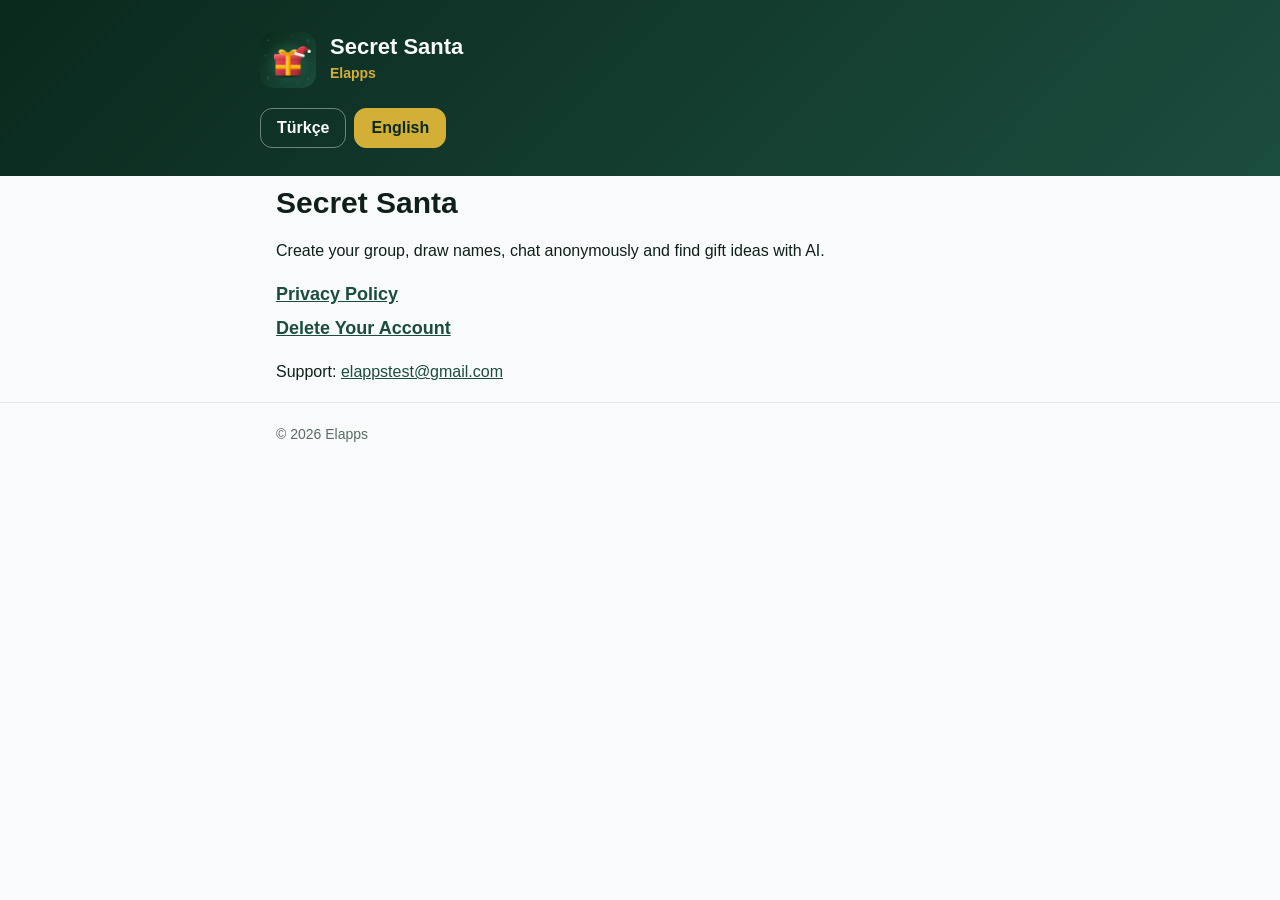
<file: index.html>
<!doctype html>
<html lang="tr">
<head>
  <meta charset="utf-8">
  <meta name="viewport" content="width=device-width, initial-scale=1">
  <title>Secret Santa – Elapps</title>
  <meta name="description" content="Secret Santa: hediyeleşme grubu, çekiliş ve yapay zekâ hediye önerileri / Gift exchange app by Elapps.">
  <link rel="icon" href="icon.png">
  <link rel="stylesheet" href="style.css">
  <script src="lang.js"></script>
</head>
<body>
  <header>
    <div class="wrap">
      <a class="brand" href="./">
        <img src="icon.png" alt="">
        <div><strong>Secret Santa</strong><span>Elapps</span></div>
      </a>
      <div class="langs">
        <button type="button" data-set-lang="tr">Türkçe</button>
        <button type="button" data-set-lang="en">English</button>
      </div>
    </div>
  </header>

  <main class="wrap">
    <section lang="tr">
      <h1>Secret Santa</h1>
      <p>Grubunu kur, çekilişi yap, anonim sohbet et ve yapay zekâyla hediye fikri bul.</p>
      <ul class="links">
        <li><a href="privacy.html?lang=tr">Gizlilik Politikası</a></li>
        <li><a href="delete-account.html?lang=tr">Hesap Silme</a></li>
      </ul>
      <p>Destek: <a href="mailto:elappstest@gmail.com">elappstest@gmail.com</a></p>
    </section>

    <section lang="en">
      <h1>Secret Santa</h1>
      <p>Create your group, draw names, chat anonymously and find gift ideas with AI.</p>
      <ul class="links">
        <li><a href="privacy.html?lang=en">Privacy Policy</a></li>
        <li><a href="delete-account.html?lang=en">Delete Your Account</a></li>
      </ul>
      <p>Support: <a href="mailto:elappstest@gmail.com">elappstest@gmail.com</a></p>
    </section>
  </main>

  <footer><div class="wrap">© 2026 Elapps</div></footer>
</body>
</html>
</file>
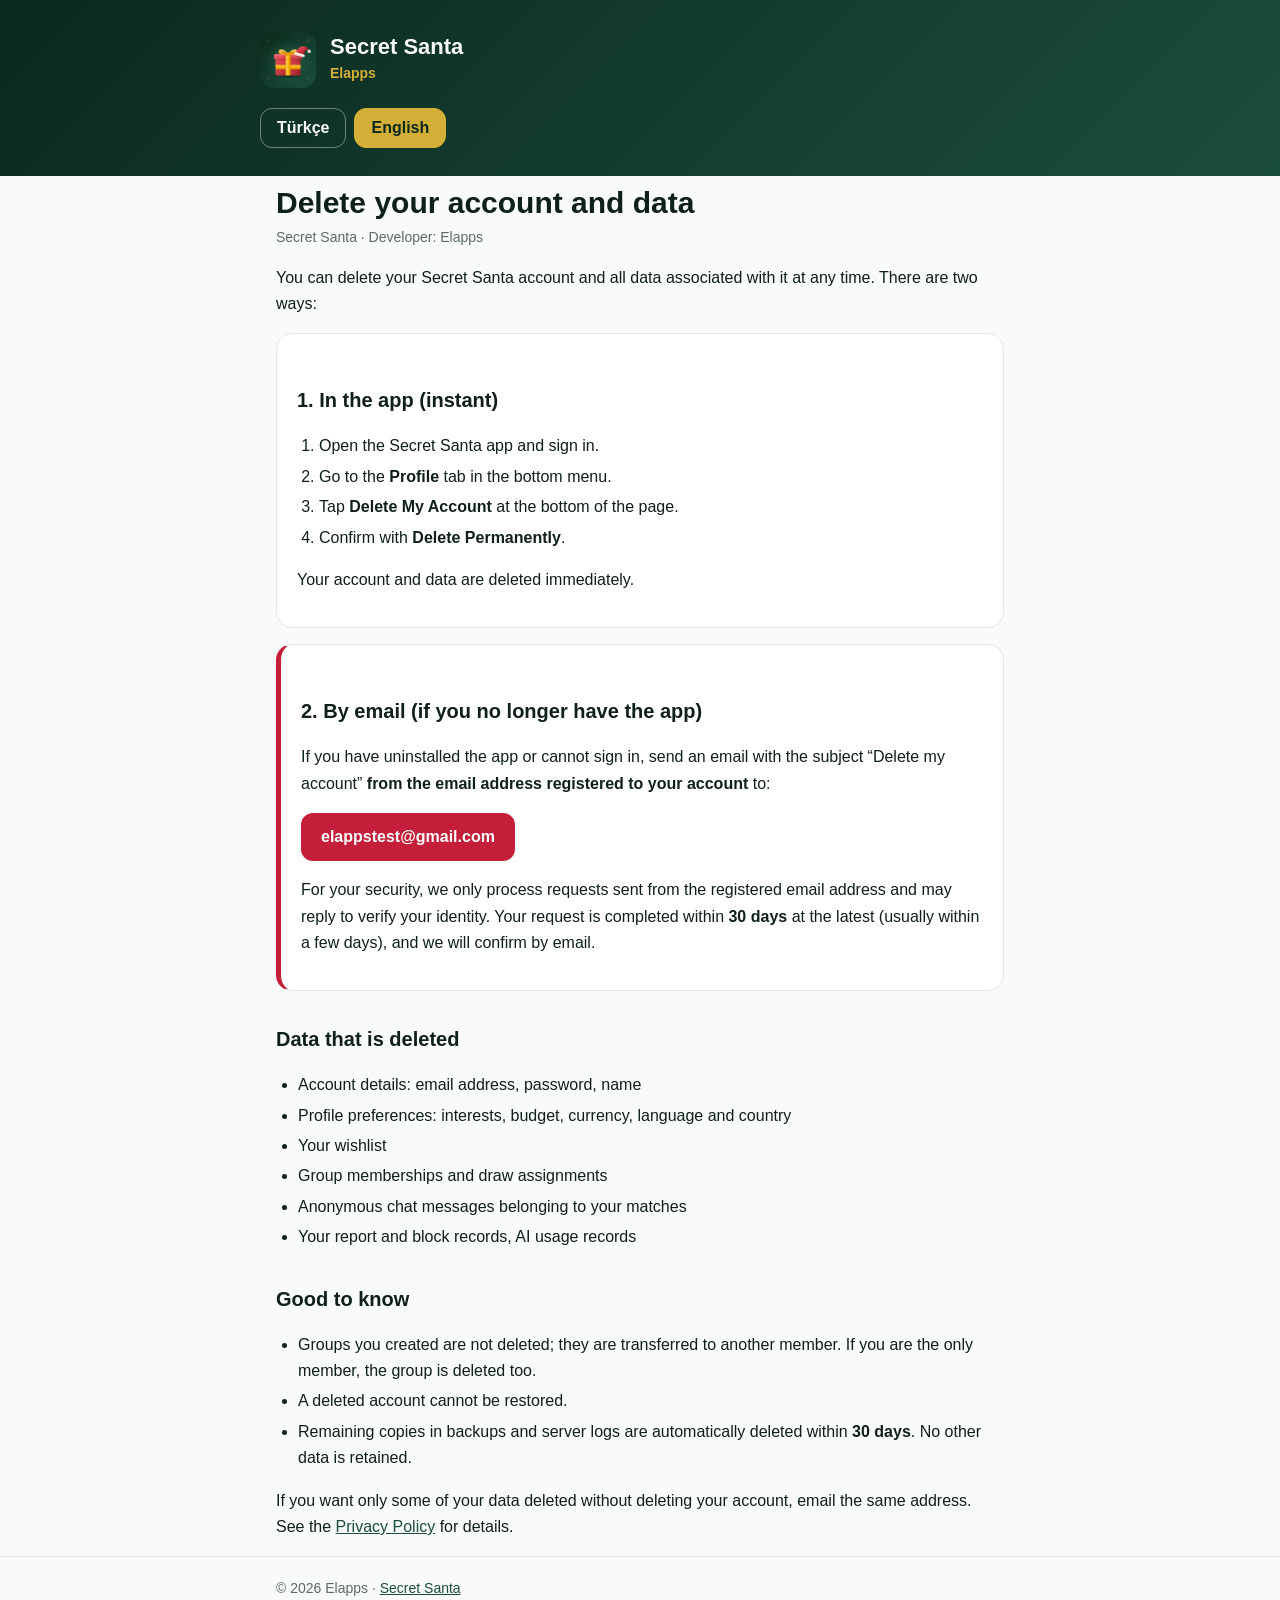
<file: delete-account.html>
<!doctype html>
<html lang="tr">
<head>
  <meta charset="utf-8">
  <meta name="viewport" content="width=device-width, initial-scale=1">
  <title>Hesap Silme – Secret Santa</title>
  <meta name="title-tr" content="Hesap Silme – Secret Santa">
  <meta name="title-en" content="Delete Your Account – Secret Santa">
  <meta name="description" content="Secret Santa (Elapps) hesabını ve verilerini silme / Delete your Secret Santa (Elapps) account and data.">
  <link rel="icon" href="icon.png">
  <link rel="stylesheet" href="style.css">
  <script src="lang.js"></script>
</head>
<body>
  <header>
    <div class="wrap">
      <a class="brand" href="./">
        <img src="icon.png" alt="">
        <div><strong>Secret Santa</strong><span>Elapps</span></div>
      </a>
      <div class="langs">
        <button type="button" data-set-lang="tr">Türkçe</button>
        <button type="button" data-set-lang="en">English</button>
      </div>
    </div>
  </header>

  <main class="wrap">
    <!-- ============================== TÜRKÇE ============================== -->
    <article lang="tr">
      <h1>Hesabını ve verilerini sil</h1>
      <p class="updated">Secret Santa · Geliştirici: Elapps</p>

      <p>Secret Santa hesabını ve hesabınla ilişkili tüm verileri istediğin zaman silebilirsin. İki yol var:</p>

      <div class="card">
        <h2>1. Uygulamadan (anında)</h2>
        <ol>
          <li>Secret Santa uygulamasını aç ve giriş yap.</li>
          <li>Alttaki menüden <strong>Profil</strong> sekmesine git.</li>
          <li>Sayfanın en altındaki <strong>Hesabımı Sil</strong> butonuna dokun.</li>
          <li><strong>Kalıcı Olarak Sil</strong> ile onayla.</li>
        </ol>
        <p>Hesabın ve verilerin hemen silinir.</p>
      </div>

      <div class="card highlight">
        <h2>2. E-postayla (uygulama elinde değilse)</h2>
        <p>Uygulamayı silmişsen ya da giriş yapamıyorsan, <strong>hesabına kayıtlı e-posta adresinden</strong>
          aşağıdaki adrese “Hesabımı sil” konulu bir e-posta gönder:</p>
        <p><a class="btn" href="mailto:elappstest@gmail.com?subject=Hesab%C4%B1m%C4%B1%20sil%20%E2%80%93%20Secret%20Santa">elappstest@gmail.com</a></p>
        <p>Güvenliğin için talebi yalnızca hesaba kayıtlı e-posta adresinden gelirse işleme alırız; gerekirse kimliğini
          doğrulamak için sana yanıt yazarız. Talebin en geç <strong>30 gün</strong> içinde (genellikle birkaç gün içinde)
          tamamlanır ve sana bilgi verilir.</p>
      </div>

      <h2>Silinen veriler</h2>
      <ul>
        <li>Hesap bilgilerin: e-posta adresin, şifren, adın</li>
        <li>Profil tercihlerin: ilgi alanların, bütçen, para birimi, dil ve ülke</li>
        <li>İstek listen</li>
        <li>Grup üyeliklerin ve çekiliş eşleşmelerin</li>
        <li>Eşleşmelerine ait anonim sohbet mesajları</li>
        <li>Şikâyet ve engelleme kayıtların, yapay zekâ kullanım kayıtların</li>
      </ul>

      <h2>Bilmen gerekenler</h2>
      <ul>
        <li>Kurduğun gruplar silinmez, gruptaki başka bir üyeye devredilir. Gruptaki tek üye sensen grup da silinir.</li>
        <li>Silinen hesap geri getirilemez.</li>
        <li>Yedeklerde ve sunucu günlüklerinde kalan kopyalar en geç <strong>30 gün</strong> içinde kendiliğinden silinir.
          Bunun dışında hiçbir veri saklanmaz.</li>
      </ul>

      <p>Hesabını silmeden yalnızca belirli verilerin silinmesini istiyorsan da aynı adrese yazabilirsin.
        Ayrıntılar için <a href="privacy.html?lang=tr">Gizlilik Politikası</a>.</p>
    </article>

    <!-- ============================== ENGLISH ============================== -->
    <article lang="en">
      <h1>Delete your account and data</h1>
      <p class="updated">Secret Santa · Developer: Elapps</p>

      <p>You can delete your Secret Santa account and all data associated with it at any time. There are two ways:</p>

      <div class="card">
        <h2>1. In the app (instant)</h2>
        <ol>
          <li>Open the Secret Santa app and sign in.</li>
          <li>Go to the <strong>Profile</strong> tab in the bottom menu.</li>
          <li>Tap <strong>Delete My Account</strong> at the bottom of the page.</li>
          <li>Confirm with <strong>Delete Permanently</strong>.</li>
        </ol>
        <p>Your account and data are deleted immediately.</p>
      </div>

      <div class="card highlight">
        <h2>2. By email (if you no longer have the app)</h2>
        <p>If you have uninstalled the app or cannot sign in, send an email with the subject “Delete my account”
          <strong>from the email address registered to your account</strong> to:</p>
        <p><a class="btn" href="mailto:elappstest@gmail.com?subject=Delete%20my%20account%20%E2%80%93%20Secret%20Santa">elappstest@gmail.com</a></p>
        <p>For your security, we only process requests sent from the registered email address and may reply to verify
          your identity. Your request is completed within <strong>30 days</strong> at the latest (usually within a few
          days), and we will confirm by email.</p>
      </div>

      <h2>Data that is deleted</h2>
      <ul>
        <li>Account details: email address, password, name</li>
        <li>Profile preferences: interests, budget, currency, language and country</li>
        <li>Your wishlist</li>
        <li>Group memberships and draw assignments</li>
        <li>Anonymous chat messages belonging to your matches</li>
        <li>Your report and block records, AI usage records</li>
      </ul>

      <h2>Good to know</h2>
      <ul>
        <li>Groups you created are not deleted; they are transferred to another member. If you are the only member, the
          group is deleted too.</li>
        <li>A deleted account cannot be restored.</li>
        <li>Remaining copies in backups and server logs are automatically deleted within <strong>30 days</strong>. No other
          data is retained.</li>
      </ul>

      <p>If you want only some of your data deleted without deleting your account, email the same address.
        See the <a href="privacy.html?lang=en">Privacy Policy</a> for details.</p>
    </article>
  </main>

  <footer><div class="wrap">© 2026 Elapps · <a href="./">Secret Santa</a></div></footer>
</body>
</html>
</file>
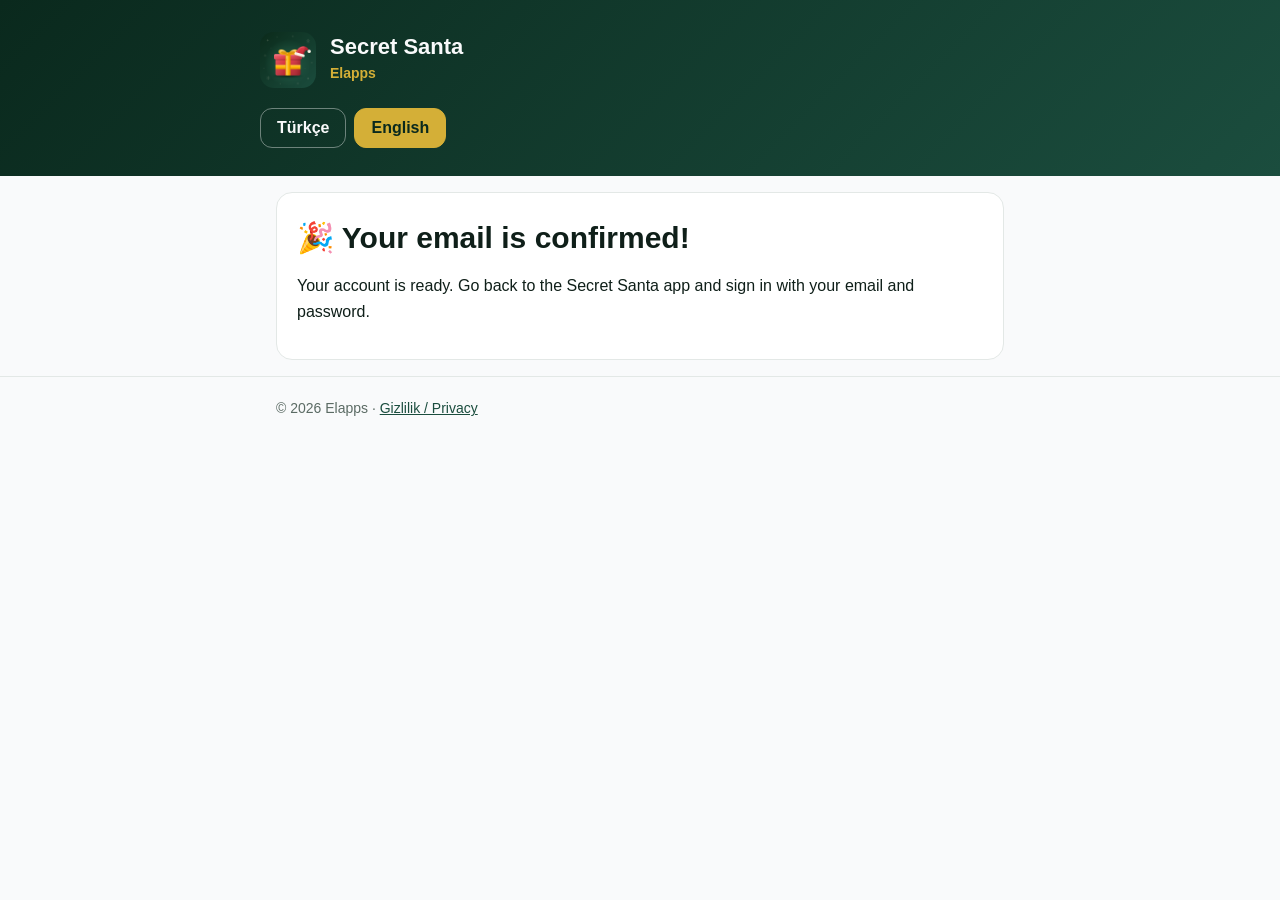
<file: email-confirmed.html>
<!doctype html>
<html lang="tr">
<head>
  <meta charset="utf-8">
  <meta name="viewport" content="width=device-width, initial-scale=1">
  <meta name="robots" content="noindex">
  <title>E-posta doğrulandı – Secret Santa</title>
  <meta name="title-tr" content="E-posta doğrulandı – Secret Santa">
  <meta name="title-en" content="Email confirmed – Secret Santa">
  <link rel="icon" href="icon.png">
  <link rel="stylesheet" href="style.css">
  <script src="lang.js"></script>
</head>
<body>
  <header>
    <div class="wrap">
      <a class="brand" href="./">
        <img src="icon.png" alt="">
        <div><strong>Secret Santa</strong><span>Elapps</span></div>
      </a>
      <div class="langs">
        <button type="button" data-set-lang="tr">Türkçe</button>
        <button type="button" data-set-lang="en">English</button>
      </div>
    </div>
  </header>

  <main class="wrap">
    <section lang="tr">
      <div class="card" data-state="ok">
        <h1>🎉 E-postan doğrulandı!</h1>
        <p>Hesabın hazır. Secret Santa uygulamasına dön ve e-posta adresin ile şifrenle giriş yap.</p>
      </div>
      <div class="card highlight" data-state="error" hidden>
        <h1>Bağlantı geçersiz</h1>
        <p>Bu doğrulama bağlantısının süresi dolmuş ya da daha önce kullanılmış. Hesabın zaten doğrulandıysa uygulamadan
          giriş yapabilirsin. Değilse uygulamadan tekrar kayıt olarak yeni bir bağlantı iste.</p>
      </div>
    </section>

    <section lang="en">
      <div class="card" data-state="ok">
        <h1>🎉 Your email is confirmed!</h1>
        <p>Your account is ready. Go back to the Secret Santa app and sign in with your email and password.</p>
      </div>
      <div class="card highlight" data-state="error" hidden>
        <h1>Link is invalid</h1>
        <p>This confirmation link has expired or was already used. If your account is already confirmed, just sign in
          from the app. Otherwise, sign up again in the app to get a new link.</p>
      </div>
    </section>
  </main>

  <footer><div class="wrap">© 2026 Elapps · <a href="privacy.html">Gizlilik / Privacy</a></div></footer>

  <script>
    // Supabase doğrulamadan sonra buraya yönlendirir; sonuç adres çubuğunun # kısmında gelir.
    // Hata varsa hata kartını göster. Oturum anahtarları bu sayfada kullanılmaz: adresten temizlenir.
    (function () {
      var params = new URLSearchParams(location.hash.slice(1) || location.search);
      var failed = params.has('error') || params.has('error_code');
      document.querySelectorAll('[data-state]').forEach(function (el) {
        el.hidden = (el.dataset.state === 'error') !== failed;
      });
      var lang = new URLSearchParams(location.search).get('lang');
      history.replaceState(null, '', location.pathname + (lang ? '?lang=' + lang : ''));
    })();
  </script>
</body>
</html>
</file>
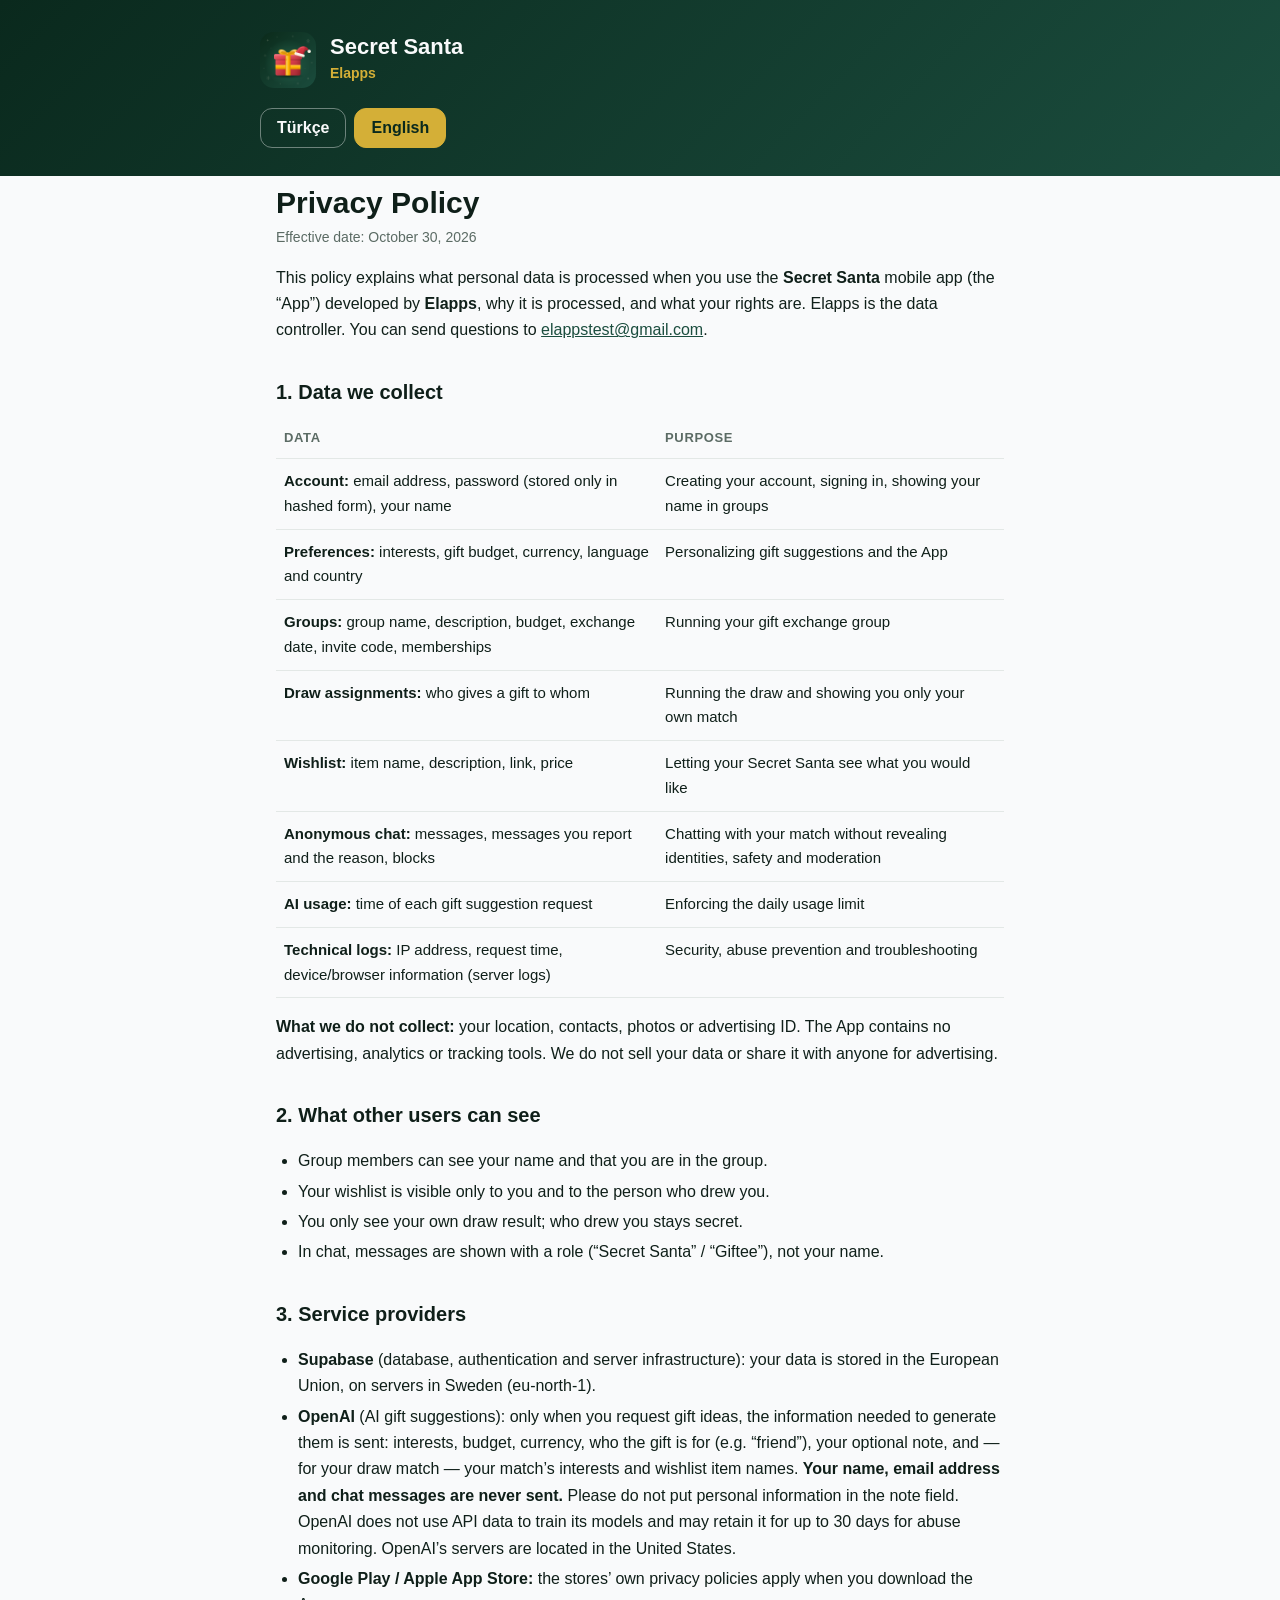
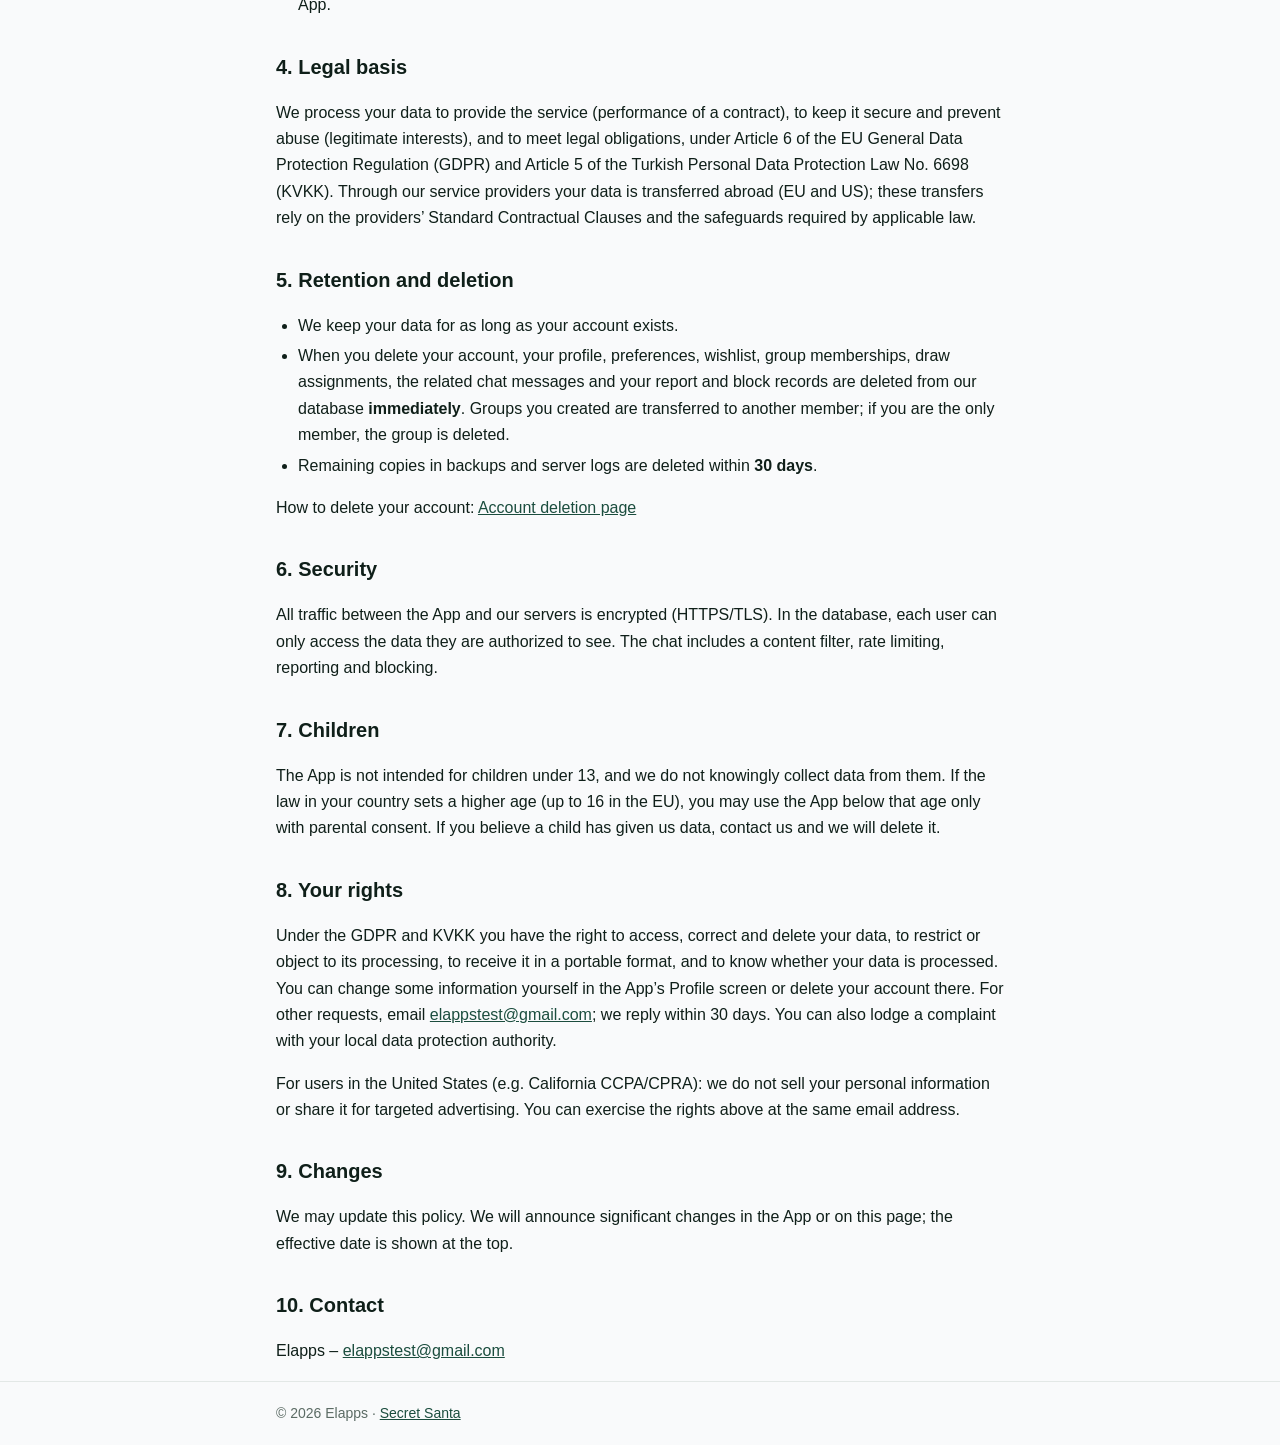
<file: privacy.html>
<!doctype html>
<html lang="tr">
<head>
  <meta charset="utf-8">
  <meta name="viewport" content="width=device-width, initial-scale=1">
  <title>Gizlilik Politikası – Secret Santa</title>
  <meta name="title-tr" content="Gizlilik Politikası – Secret Santa">
  <meta name="title-en" content="Privacy Policy – Secret Santa">
  <meta name="description" content="Secret Santa uygulamasının gizlilik politikası / Privacy policy of the Secret Santa app by Elapps.">
  <link rel="icon" href="icon.png">
  <link rel="stylesheet" href="style.css">
  <script src="lang.js"></script>
</head>
<body>
  <header>
    <div class="wrap">
      <a class="brand" href="./">
        <img src="icon.png" alt="">
        <div><strong>Secret Santa</strong><span>Elapps</span></div>
      </a>
      <div class="langs">
        <button type="button" data-set-lang="tr">Türkçe</button>
        <button type="button" data-set-lang="en">English</button>
      </div>
    </div>
  </header>

  <main class="wrap">
    <!-- ============================== TÜRKÇE ============================== -->
    <article lang="tr">
      <h1>Gizlilik Politikası</h1>
      <p class="updated">Yürürlük tarihi: 30 Ekim 2026</p>

      <p>Bu politika, <strong>Elapps</strong> tarafından geliştirilen <strong>Secret Santa</strong> mobil uygulamasını
        (“Uygulama”) kullanırken hangi kişisel verilerinin işlendiğini, neden işlendiğini ve haklarını açıklar.
        Veri sorumlusu Elapps’tir. Sorularını <a href="mailto:elappstest@gmail.com">elappstest@gmail.com</a>
        adresine gönderebilirsin.</p>

      <h2>1. Topladığımız veriler</h2>
      <div class="table-scroll">
        <table>
          <thead><tr><th>Veri</th><th>Ne için</th></tr></thead>
          <tbody>
            <tr><td><strong>Hesap:</strong> e-posta adresi, şifre (yalnızca şifrelenmiş/hash’lenmiş hâliyle), adın</td>
              <td>Hesap oluşturma, giriş, grupta adının gösterilmesi</td></tr>
            <tr><td><strong>Tercihler:</strong> ilgi alanların, hediye bütçen, para birimi, dil ve ülke</td>
              <td>Hediye önerilerini ve uygulamayı sana göre ayarlamak</td></tr>
            <tr><td><strong>Gruplar:</strong> grup adı, açıklaması, bütçesi, hediyeleşme tarihi, davet kodu, üyelikler</td>
              <td>Hediyeleşme grubunu yönetmek</td></tr>
            <tr><td><strong>Çekiliş eşleşmeleri:</strong> kimin kime hediye alacağı</td>
              <td>Çekilişi yapmak ve sana yalnızca kendi eşleşmeni göstermek</td></tr>
            <tr><td><strong>İstek listesi:</strong> ürün adı, açıklama, link, fiyat</td>
              <td>Sana hediye alacak kişinin ne istediğini görmesi</td></tr>
            <tr><td><strong>Anonim sohbet:</strong> mesajlar, şikâyet ettiğin mesajlar ve şikâyet nedeni, engellemeler</td>
              <td>Eşleştiğin kişiyle kimliğini göstermeden yazışma, güvenlik ve moderasyon</td></tr>
            <tr><td><strong>Yapay zekâ kullanımı:</strong> hediye önerisi isteğinin zamanı</td>
              <td>Günlük kullanım sınırını uygulamak</td></tr>
            <tr><td><strong>Teknik kayıtlar:</strong> IP adresi, istek zamanı, cihaz/tarayıcı bilgisi (sunucu günlükleri)</td>
              <td>Güvenlik, kötüye kullanımın önlenmesi ve hata giderme</td></tr>
          </tbody>
        </table>
      </div>

      <p><strong>Toplamadıklarımız:</strong> Konumun, rehberin, fotoğrafların ve reklam kimliğin toplanmaz.
        Uygulamada reklam, analiz (analytics) veya izleme (tracking) aracı yoktur. Verilerini satmayız ve
        reklam amacıyla kimseyle paylaşmayız.</p>

      <h2>2. Diğer kullanıcılar neyi görür?</h2>
      <ul>
        <li>Grup üyeleri adını ve grupta olduğunu görür.</li>
        <li>İstek listeni yalnızca sen ve çekilişte sana hediye alacak kişi görür.</li>
        <li>Çekiliş sonucunu yalnızca kendi eşleşmen için görürsün; kimin sana hediye aldığı gizli kalır.</li>
        <li>Sohbette mesajlar adınla değil, “Noel Baba” / “Hediye alan” rolüyle gösterilir.</li>
      </ul>

      <h2>3. Hizmet sağlayıcılar</h2>
      <ul>
        <li><strong>Supabase</strong> (veritabanı, kimlik doğrulama ve sunucu altyapısı): Verilerin Avrupa Birliği’nde,
          İsveç’teki (eu-north-1) sunucularda saklanır.</li>
        <li><strong>OpenAI</strong> (yapay zekâ hediye önerileri): Yalnızca hediye önerisi istediğinde, öneri üretmek için
          gereken bilgiler gönderilir: ilgi alanları, bütçe, para birimi, kime hediye alındığı (ör. “arkadaş”),
          yazdığın isteğe bağlı not ve çekiliş eşleşmen için eşleştiğin kişinin ilgi alanları ve istek listesindeki
          ürün adları. <strong>Adın, e-posta adresin veya mesajların gönderilmez.</strong> Not alanına kişisel bilgi
          yazmamanı öneririz. OpenAI, API üzerinden gelen verileri modellerini eğitmek için kullanmaz; kötüye kullanımı
          izlemek amacıyla en fazla 30 gün saklayabilir. OpenAI’nin sunucuları ABD’dedir.</li>
        <li><strong>Google Play / Apple App Store:</strong> Uygulamayı indirdiğinde mağazaların kendi gizlilik
          politikaları geçerlidir.</li>
      </ul>

      <h2>4. Hukuki dayanak</h2>
      <p>Verilerini; hizmeti sunabilmek için (sözleşmenin ifası), güvenliği sağlamak ve kötüye kullanımı önlemek için
        (meşru menfaat) ve yasal yükümlülüklerimizi yerine getirmek için işleriz. Bu, AB Genel Veri Koruma Tüzüğü (GDPR)
        md. 6 ve 6698 sayılı Kişisel Verilerin Korunması Kanunu (KVKK) md. 5 kapsamındadır. Verilerin, hizmet
        sağlayıcılarımız aracılığıyla yurt dışına (AB ve ABD) aktarılır; bu aktarımlar sağlayıcıların standart
        sözleşme hükümleri ve ilgili mevzuattaki güvencelerle yapılır.</p>

      <h2>5. Saklama süresi ve silme</h2>
      <ul>
        <li>Verilerin, hesabın açık olduğu sürece saklanır.</li>
        <li>Hesabını sildiğinde profilin, tercihlerin, istek listen, grup üyeliklerin, çekiliş eşleşmelerin, ilgili sohbet
          mesajları, şikâyet ve engelleme kayıtların veritabanından <strong>hemen</strong> silinir. Kurduğun gruplar,
          gruptaki başka bir üyeye devredilir; tek üye sensen grup silinir.</li>
        <li>Yedeklerde ve sunucu günlüklerinde kalan kopyalar en geç <strong>30 gün</strong> içinde silinir.</li>
      </ul>
      <p>Hesabını nasıl sileceğin: <a href="delete-account.html?lang=tr">Hesap silme sayfası</a></p>

      <h2>6. Güvenlik</h2>
      <p>Uygulama ile sunucular arasındaki tüm trafik şifrelidir (HTTPS/TLS). Veritabanında her kullanıcı yalnızca
        görmeye yetkili olduğu verilere erişebilir. Sohbette kötü içerik filtresi, mesaj sınırı, şikâyet ve engelleme
        özellikleri bulunur.</p>

      <h2>7. Çocuklar</h2>
      <p>Uygulama 13 yaşından küçükler için tasarlanmamıştır ve bu yaştaki çocuklardan bilerek veri toplamayız.
        Ülkendeki yasa daha yüksek bir yaş sınırı öngörüyorsa (AB’de 16 yaşa kadar), bu yaşın altındaysan uygulamayı
        ancak velinin izniyle kullanabilirsin. Bir çocuğun bize veri verdiğini düşünüyorsan bize yaz, silelim.</p>

      <h2>8. Hakların</h2>
      <p>GDPR ve KVKK (md. 11) kapsamında; verilerine erişme, düzeltme, silme, işlemeyi kısıtlama veya itiraz etme,
        verilerini taşınabilir biçimde alma ve verilerinin işlenip işlenmediğini öğrenme hakkın vardır. Bazı bilgileri
        uygulamanın Profil ekranından kendin değiştirebilir veya hesabını silebilirsin. Diğer talepler için
        <a href="mailto:elappstest@gmail.com">elappstest@gmail.com</a> adresine yaz; en geç 30 gün içinde yanıtlarız.
        Ayrıca bulunduğun ülkenin veri koruma otoritesine (Türkiye’de Kişisel Verileri Koruma Kurumu) şikâyette
        bulunabilirsin.</p>
      <p>ABD’deki kullanıcılar için (ör. California CCPA/CPRA): Kişisel verilerini satmıyor ve hedefli reklam için
        paylaşmıyoruz. Yukarıdaki haklarını aynı e-posta adresinden kullanabilirsin.</p>

      <h2>9. Değişiklikler</h2>
      <p>Bu politikayı güncelleyebiliriz. Önemli değişiklikleri uygulamada veya bu sayfada duyururuz; yürürlük tarihi
        sayfanın başında yer alır.</p>

      <h2>10. İletişim</h2>
      <p>Elapps – <a href="mailto:elappstest@gmail.com">elappstest@gmail.com</a></p>
    </article>

    <!-- ============================== ENGLISH ============================== -->
    <article lang="en">
      <h1>Privacy Policy</h1>
      <p class="updated">Effective date: October 30, 2026</p>

      <p>This policy explains what personal data is processed when you use the <strong>Secret Santa</strong> mobile app
        (the “App”) developed by <strong>Elapps</strong>, why it is processed, and what your rights are. Elapps is the
        data controller. You can send questions to
        <a href="mailto:elappstest@gmail.com">elappstest@gmail.com</a>.</p>

      <h2>1. Data we collect</h2>
      <div class="table-scroll">
        <table>
          <thead><tr><th>Data</th><th>Purpose</th></tr></thead>
          <tbody>
            <tr><td><strong>Account:</strong> email address, password (stored only in hashed form), your name</td>
              <td>Creating your account, signing in, showing your name in groups</td></tr>
            <tr><td><strong>Preferences:</strong> interests, gift budget, currency, language and country</td>
              <td>Personalizing gift suggestions and the App</td></tr>
            <tr><td><strong>Groups:</strong> group name, description, budget, exchange date, invite code, memberships</td>
              <td>Running your gift exchange group</td></tr>
            <tr><td><strong>Draw assignments:</strong> who gives a gift to whom</td>
              <td>Running the draw and showing you only your own match</td></tr>
            <tr><td><strong>Wishlist:</strong> item name, description, link, price</td>
              <td>Letting your Secret Santa see what you would like</td></tr>
            <tr><td><strong>Anonymous chat:</strong> messages, messages you report and the reason, blocks</td>
              <td>Chatting with your match without revealing identities, safety and moderation</td></tr>
            <tr><td><strong>AI usage:</strong> time of each gift suggestion request</td>
              <td>Enforcing the daily usage limit</td></tr>
            <tr><td><strong>Technical logs:</strong> IP address, request time, device/browser information (server logs)</td>
              <td>Security, abuse prevention and troubleshooting</td></tr>
          </tbody>
        </table>
      </div>

      <p><strong>What we do not collect:</strong> your location, contacts, photos or advertising ID. The App contains no
        advertising, analytics or tracking tools. We do not sell your data or share it with anyone for advertising.</p>

      <h2>2. What other users can see</h2>
      <ul>
        <li>Group members can see your name and that you are in the group.</li>
        <li>Your wishlist is visible only to you and to the person who drew you.</li>
        <li>You only see your own draw result; who drew you stays secret.</li>
        <li>In chat, messages are shown with a role (“Secret Santa” / “Giftee”), not your name.</li>
      </ul>

      <h2>3. Service providers</h2>
      <ul>
        <li><strong>Supabase</strong> (database, authentication and server infrastructure): your data is stored in the
          European Union, on servers in Sweden (eu-north-1).</li>
        <li><strong>OpenAI</strong> (AI gift suggestions): only when you request gift ideas, the information needed to
          generate them is sent: interests, budget, currency, who the gift is for (e.g. “friend”), your optional note,
          and — for your draw match — your match’s interests and wishlist item names.
          <strong>Your name, email address and chat messages are never sent.</strong> Please do not put personal
          information in the note field. OpenAI does not use API data to train its models and may retain it for up to
          30 days for abuse monitoring. OpenAI’s servers are located in the United States.</li>
        <li><strong>Google Play / Apple App Store:</strong> the stores’ own privacy policies apply when you download the
          App.</li>
      </ul>

      <h2>4. Legal basis</h2>
      <p>We process your data to provide the service (performance of a contract), to keep it secure and prevent abuse
        (legitimate interests), and to meet legal obligations, under Article 6 of the EU General Data Protection
        Regulation (GDPR) and Article 5 of the Turkish Personal Data Protection Law No. 6698 (KVKK). Through our service
        providers your data is transferred abroad (EU and US); these transfers rely on the providers’ Standard
        Contractual Clauses and the safeguards required by applicable law.</p>

      <h2>5. Retention and deletion</h2>
      <ul>
        <li>We keep your data for as long as your account exists.</li>
        <li>When you delete your account, your profile, preferences, wishlist, group memberships, draw assignments, the
          related chat messages and your report and block records are deleted from our database
          <strong>immediately</strong>. Groups you created are transferred to another member; if you are the only
          member, the group is deleted.</li>
        <li>Remaining copies in backups and server logs are deleted within <strong>30 days</strong>.</li>
      </ul>
      <p>How to delete your account: <a href="delete-account.html?lang=en">Account deletion page</a></p>

      <h2>6. Security</h2>
      <p>All traffic between the App and our servers is encrypted (HTTPS/TLS). In the database, each user can only
        access the data they are authorized to see. The chat includes a content filter, rate limiting, reporting and
        blocking.</p>

      <h2>7. Children</h2>
      <p>The App is not intended for children under 13, and we do not knowingly collect data from them. If the law in
        your country sets a higher age (up to 16 in the EU), you may use the App below that age only with parental
        consent. If you believe a child has given us data, contact us and we will delete it.</p>

      <h2>8. Your rights</h2>
      <p>Under the GDPR and KVKK you have the right to access, correct and delete your data, to restrict or object to its
        processing, to receive it in a portable format, and to know whether your data is processed. You can change some
        information yourself in the App’s Profile screen or delete your account there. For other requests, email
        <a href="mailto:elappstest@gmail.com">elappstest@gmail.com</a>; we reply within 30 days. You can also lodge a
        complaint with your local data protection authority.</p>
      <p>For users in the United States (e.g. California CCPA/CPRA): we do not sell your personal information or share it
        for targeted advertising. You can exercise the rights above at the same email address.</p>

      <h2>9. Changes</h2>
      <p>We may update this policy. We will announce significant changes in the App or on this page; the effective date
        is shown at the top.</p>

      <h2>10. Contact</h2>
      <p>Elapps – <a href="mailto:elappstest@gmail.com">elappstest@gmail.com</a></p>
    </article>
  </main>

  <footer><div class="wrap">© 2026 Elapps · <a href="./">Secret Santa</a></div></footer>
</body>
</html>
</file>
<file: style.css>
:root {
  --green: #1b4d3e;
  --emerald: #0a291d;
  --red: #c41e3a;
  --gold: #d4af37;
  --snow: #f9fafb;
  --bg: #f9fafb;
  --surface: #ffffff;
  --text: #0f1f19;
  --muted: #5b6b64;
  --border: #e3e8e6;
  --link: #1b4d3e;
  color-scheme: light;
}

@media (prefers-color-scheme: dark) {
  :root {
    --bg: #0a291d;
    --surface: #123a2c;
    --text: #f9fafb;
    --muted: rgba(249, 250, 251, 0.72);
    --border: rgba(212, 175, 55, 0.25);
    --link: #d4af37;
    color-scheme: dark;
  }
}

* { box-sizing: border-box; }

body {
  margin: 0;
  background: var(--bg);
  color: var(--text);
  font: 16px/1.65 -apple-system, BlinkMacSystemFont, "Segoe UI", Roboto, Helvetica, Arial, sans-serif;
}

header {
  background: linear-gradient(135deg, var(--emerald), var(--green));
  color: var(--snow);
  padding: 32px 16px 28px;
}

.wrap { max-width: 760px; margin: 0 auto; padding: 0 16px; }
header .wrap { padding: 0; }

.brand { display: flex; align-items: center; gap: 14px; color: inherit; text-decoration: none; }
.brand img { width: 56px; height: 56px; border-radius: 14px; }
.brand strong { display: block; font-size: 22px; line-height: 1.2; }
.brand span { color: var(--gold); font-size: 14px; font-weight: 600; }

.langs { display: flex; gap: 8px; margin-top: 20px; }
.langs button {
  min-height: 40px;
  padding: 0 16px;
  border-radius: 12px;
  border: 1px solid rgba(249, 250, 251, 0.4);
  background: transparent;
  color: var(--snow);
  font: inherit;
  font-weight: 600;
  cursor: pointer;
}
.langs button[aria-pressed="true"] { background: var(--gold); border-color: var(--gold); color: var(--emerald); }

main { padding-block: 24px 48px; }

h1 { font-size: 30px; line-height: 1.25; margin: 8px 0 4px; }
h2 { font-size: 20px; margin: 32px 0 8px; }
h3 { font-size: 17px; margin: 20px 0 6px; }
.updated { color: var(--muted); font-size: 14px; margin: 0 0 16px; }

a { color: var(--link); }
ul, ol { padding-left: 22px; }
li { margin: 4px 0; }

.card {
  background: var(--surface);
  border: 1px solid var(--border);
  border-radius: 16px;
  padding: 18px 20px;
  margin: 16px 0;
}
.card.highlight { border-left: 5px solid var(--red); }

.table-scroll { overflow-x: auto; }
table { border-collapse: collapse; width: 100%; font-size: 15px; }
th, td { text-align: left; vertical-align: top; padding: 10px 8px; border-bottom: 1px solid var(--border); }
th { font-size: 13px; text-transform: uppercase; letter-spacing: 0.05em; color: var(--muted); }

.btn {
  display: inline-flex;
  align-items: center;
  min-height: 48px;
  padding: 0 20px;
  border-radius: 12px;
  background: var(--red);
  color: #fff;
  font-weight: 700;
  text-decoration: none;
}

.links { list-style: none; padding: 0; }
.links a { font-weight: 600; font-size: 18px; }

footer { color: var(--muted); font-size: 14px; border-top: 1px solid var(--border); padding-block: 20px; }

/* Dil seçimi: JS çalışmazsa iki dil de görünür */
.js [lang]:not(html):not(.active) { display: none; }
</file>
